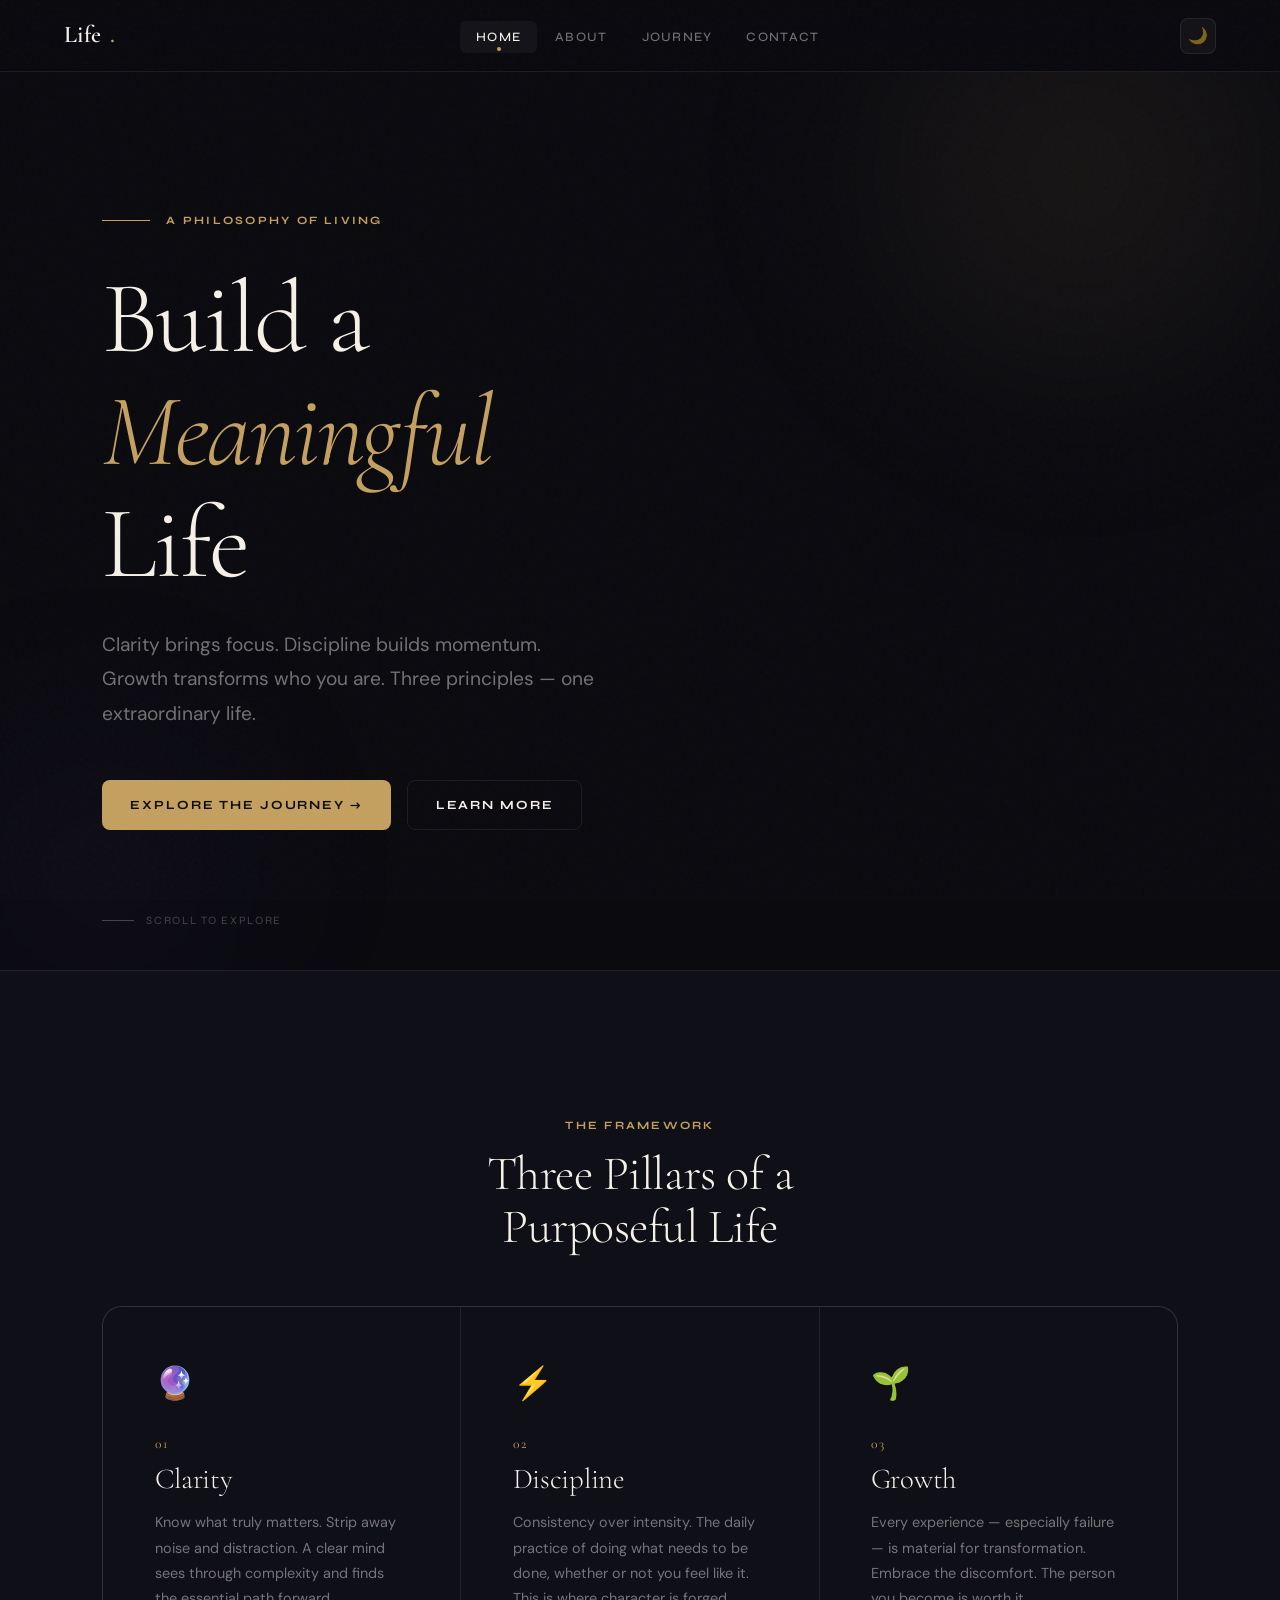
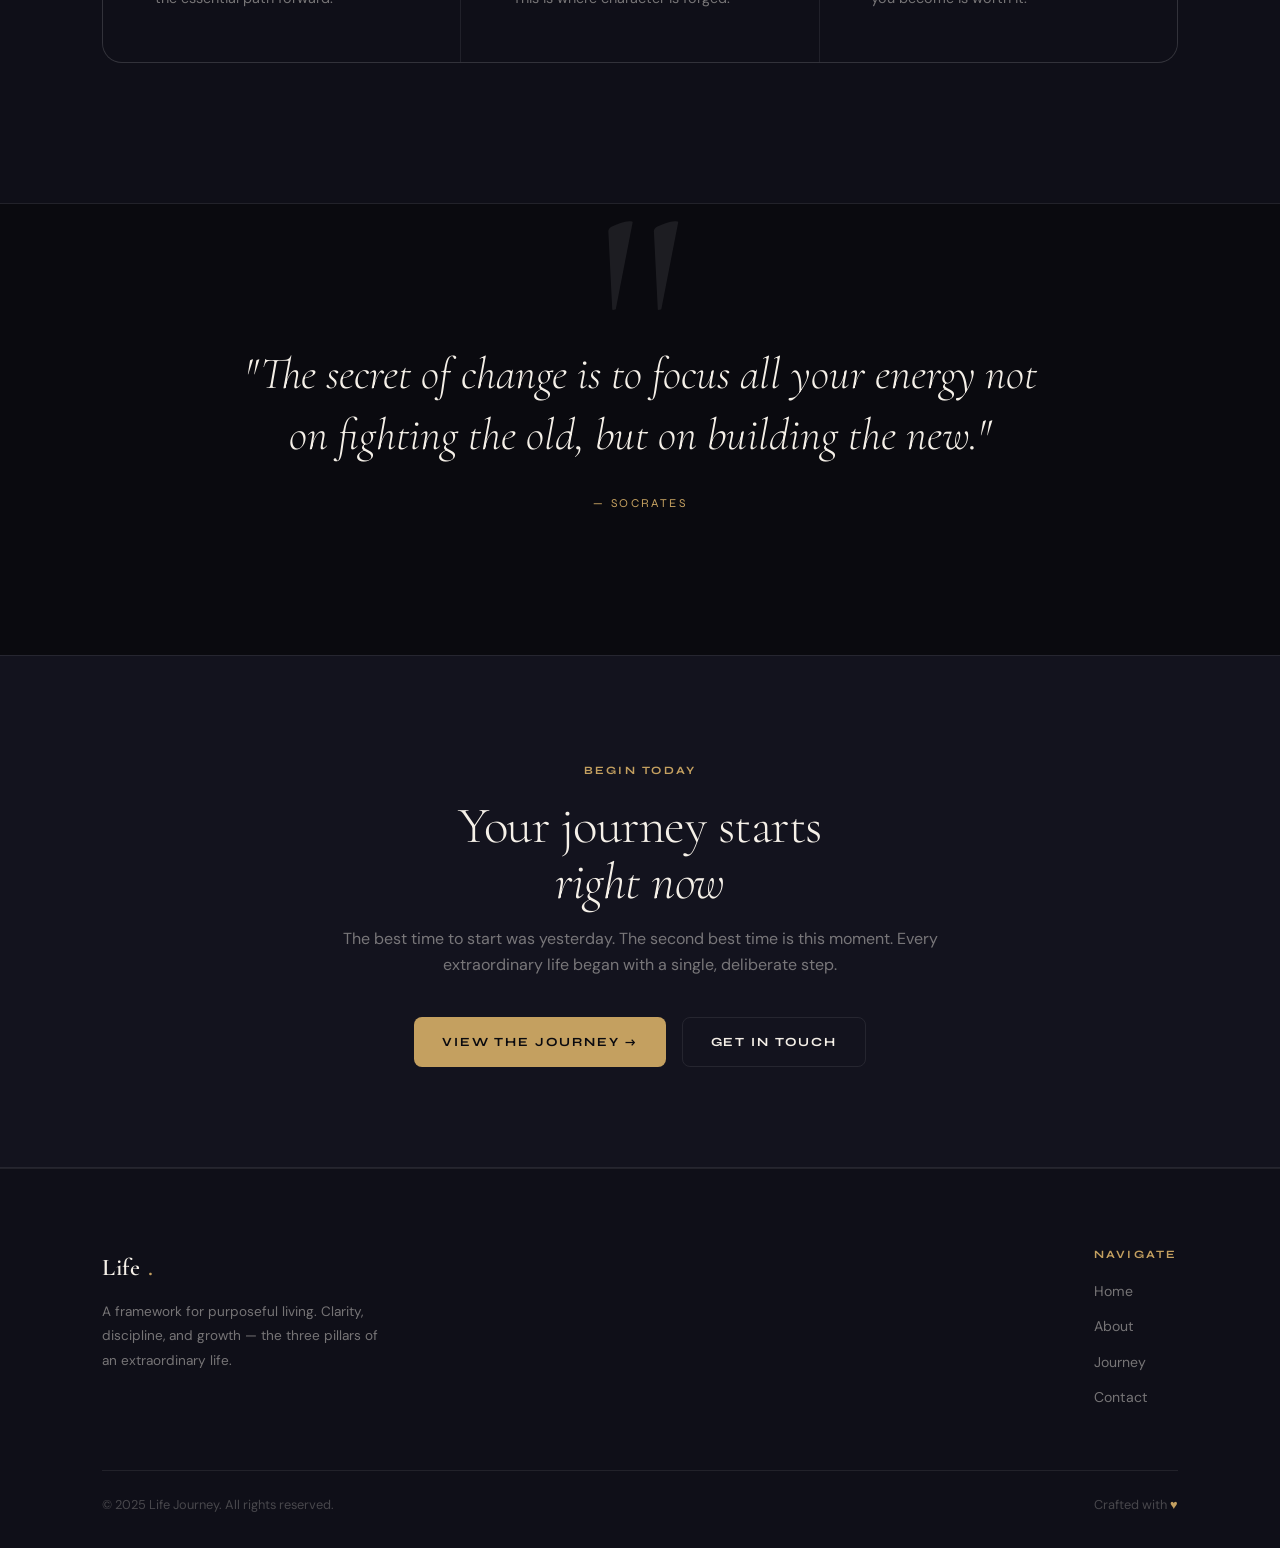
<file: index.html>
<!DOCTYPE html>
<html lang="en" data-theme="dark">
<head>
  <meta charset="UTF-8">
  <meta name="viewport" content="width=device-width, initial-scale=1.0">
  <title>Life Journey — Clarity. Discipline. Growth.</title>
  <meta name="description" content="A philosophy of purposeful living. Build a meaningful life through clarity, discipline, and deliberate growth.">
  <link rel="stylesheet" href="style.css">
</head>
<body>

<!-- ── Navigation ── -->
<nav class="nav" id="nav">
  <a class="nav__logo" href="index.html">Life<span>.</span></a>

  <ul class="nav__links" id="navLinks">
    <li><a href="index.html" class="active">Home</a></li>
    <li><a href="about.html">About</a></li>
    <li><a href="journey.html">Journey</a></li>
    <li><a href="contact.html">Contact</a></li>
  </ul>

  <div class="nav__actions">
    <button class="theme-toggle" id="themeToggle" title="Toggle theme" aria-label="Toggle theme">
      🌙
    </button>
    <button class="hamburger" id="hamburger" aria-label="Open menu">
      <span></span><span></span><span></span>
    </button>
  </div>
</nav>

<!-- Mobile Menu -->
<div class="mobile-menu" id="mobileMenu">
  <a href="index.html" class="active">Home</a>
  <a href="about.html">About</a>
  <a href="journey.html">Journey</a>
  <a href="contact.html">Contact</a>
</div>

<div class="page-wrapper">

  <!-- ── Hero ── -->
  <section class="hero">
    <div class="hero__bg">
      <div class="hero__orb hero__orb--1"></div>
      <div class="hero__orb hero__orb--2"></div>
    </div>

    <div class="hero__content">
      <div class="hero__eyebrow reveal">
        <span class="hero__eyebrow-line"></span>
        <span class="label">A philosophy of living</span>
      </div>

      <h1 class="hero__title reveal reveal-delay-1">
        Build a<br><em>Meaningful</em><br>Life
      </h1>

      <p class="hero__subtitle reveal reveal-delay-2">
        Clarity brings focus. Discipline builds momentum. Growth transforms who you are. Three principles — one extraordinary life.
      </p>

      <div class="hero__cta reveal reveal-delay-3">
        <a href="journey.html" class="btn btn--primary">Explore the Journey →</a>
        <a href="about.html" class="btn btn--outline">Learn More</a>
      </div>
    </div>

    <div class="hero__scroll">
      <div class="hero__scroll-line"></div>
      <span>Scroll to explore</span>
    </div>
  </section>

  <!-- ── Three Pillars ── -->
  <section class="section pillars">
    <div class="container">
      <div class="reveal" style="text-align:center; margin-bottom: 52px;">
        <span class="label">The Framework</span>
        <h2 style="font-size: clamp(2rem, 4vw, 3rem); margin-top: 12px;">Three Pillars of a<br>Purposeful Life</h2>
      </div>

      <div class="pillars__grid">
        <div class="pillar-card reveal reveal-delay-1">
          <span class="pillar-card__icon">🔮</span>
          <div class="pillar-card__num">01</div>
          <h3>Clarity</h3>
          <p>Know what truly matters. Strip away noise and distraction. A clear mind sees through complexity and finds the essential path forward.</p>
        </div>
        <div class="pillar-card reveal reveal-delay-2">
          <span class="pillar-card__icon">⚡</span>
          <div class="pillar-card__num">02</div>
          <h3>Discipline</h3>
          <p>Consistency over intensity. The daily practice of doing what needs to be done, whether or not you feel like it. This is where character is forged.</p>
        </div>
        <div class="pillar-card reveal reveal-delay-3">
          <span class="pillar-card__icon">🌱</span>
          <div class="pillar-card__num">03</div>
          <h3>Growth</h3>
          <p>Every experience — especially failure — is material for transformation. Embrace the discomfort. The person you become is worth it.</p>
        </div>
      </div>
    </div>
  </section>

  <!-- ── Quote ── -->
  <section class="section quote-section">
    <div class="container">
      <div class="reveal">
        <blockquote>
          "The secret of change is to focus all your energy not on fighting the old, but on building the new."
        </blockquote>
        <cite>— Socrates</cite>
      </div>
    </div>
  </section>

  <!-- ── CTA Banner ── -->
  <section class="section--sm cta-banner">
    <div class="container">
      <div class="cta-banner__inner">
        <div class="reveal">
          <span class="label">Begin today</span>
          <h2 style="margin-top: 16px;">Your journey starts<br><em>right now</em></h2>
          <p style="margin-top: 16px; margin-bottom: 40px;">The best time to start was yesterday. The second best time is this moment. Every extraordinary life began with a single, deliberate step.</p>
          <div style="display:flex; gap:16px; justify-content:center; flex-wrap:wrap;">
            <a href="journey.html" class="btn btn--primary">View the Journey →</a>
            <a href="contact.html" class="btn btn--outline">Get in Touch</a>
          </div>
        </div>
      </div>
    </div>
  </section>

  <!-- ── Footer ── -->
  <footer class="footer">
    <div class="footer__top">
      <div class="footer__brand">
        <a class="nav__logo" href="index.html" style="display:inline-flex;">Life<span>.</span></a>
        <p>A framework for purposeful living. Clarity, discipline, and growth — the three pillars of an extraordinary life.</p>
      </div>
      <div class="footer__links">
        <h4>Navigate</h4>
        <ul>
          <li><a href="index.html">Home</a></li>
          <li><a href="about.html">About</a></li>
          <li><a href="journey.html">Journey</a></li>
          <li><a href="contact.html">Contact</a></li>
        </ul>
      </div>
    </div>
    <div class="footer__bottom">
      <span class="footer__copy">© 2025 Life Journey. All rights reserved.</span>
      <span class="footer__made">Crafted with <span>♥</span></span>
    </div>
  </footer>

</div>

<script src="script.js"></script>
</body>
</html>
</file>
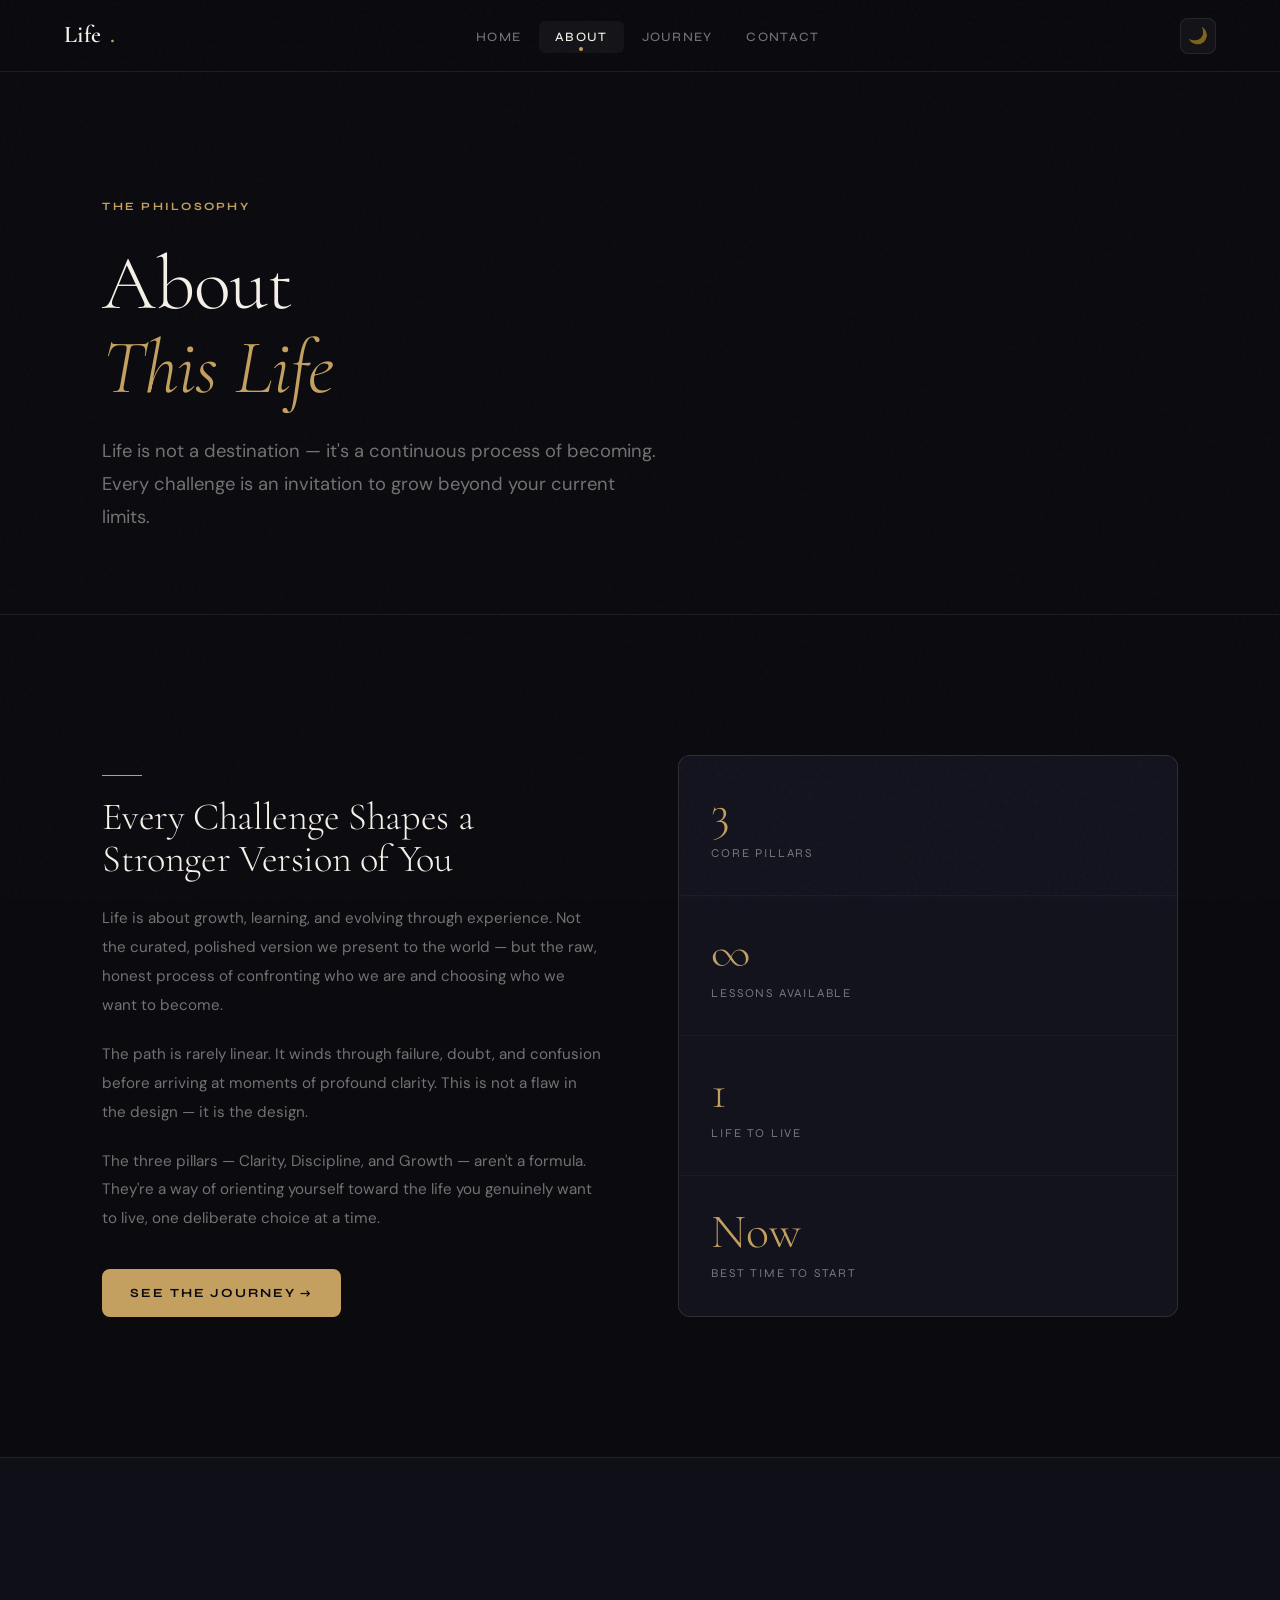
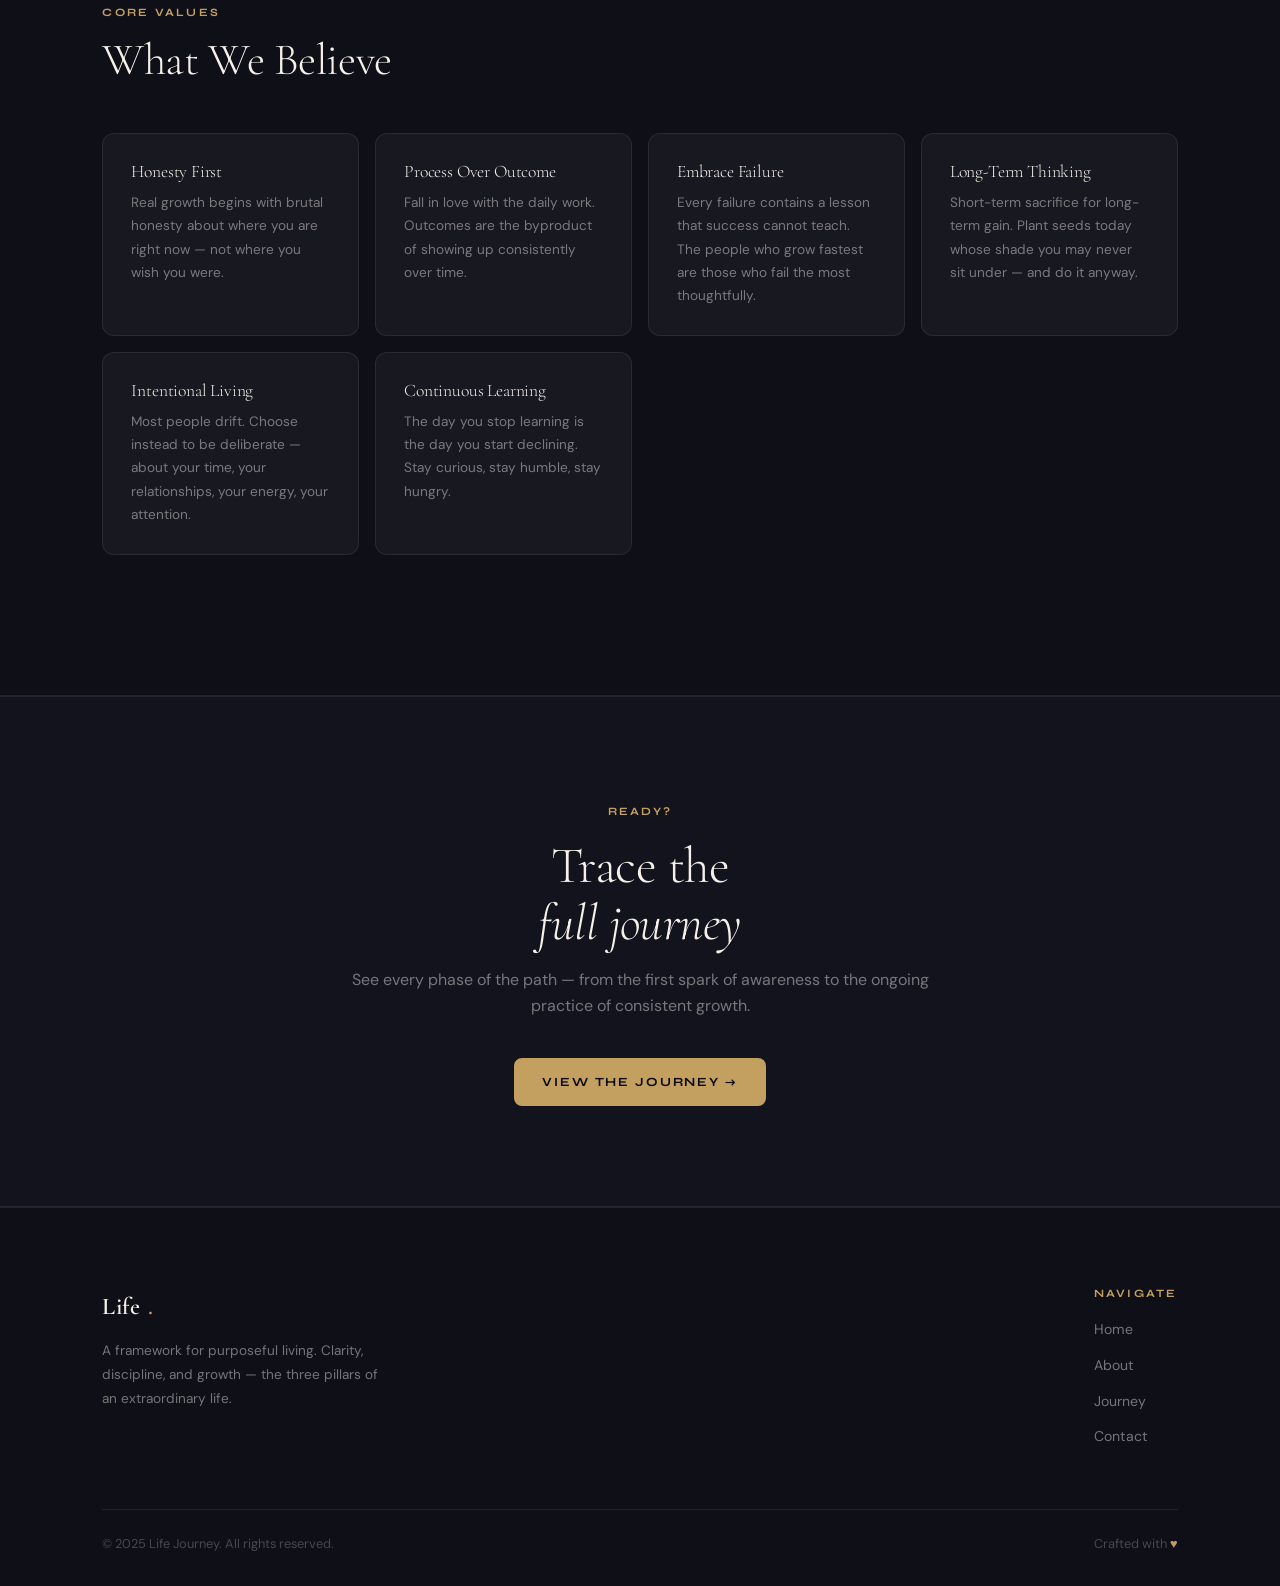
<file: about.html>
<!DOCTYPE html>
<html lang="en" data-theme="dark">
<head>
  <meta charset="UTF-8">
  <meta name="viewport" content="width=device-width, initial-scale=1.0">
  <title>About — Life Journey</title>
  <meta name="description" content="Life is about growth, learning, and evolving through every experience. Discover the philosophy behind the journey.">
  <link rel="stylesheet" href="style.css">
</head>
<body>

<!-- ── Navigation ── -->
<nav class="nav" id="nav">
  <a class="nav__logo" href="index.html">Life<span>.</span></a>
  <ul class="nav__links" id="navLinks">
    <li><a href="index.html">Home</a></li>
    <li><a href="about.html" class="active">About</a></li>
    <li><a href="journey.html">Journey</a></li>
    <li><a href="contact.html">Contact</a></li>
  </ul>
  <div class="nav__actions">
    <button class="theme-toggle" id="themeToggle" title="Toggle theme" aria-label="Toggle theme">🌙</button>
    <button class="hamburger" id="hamburger" aria-label="Open menu">
      <span></span><span></span><span></span>
    </button>
  </div>
</nav>

<div class="mobile-menu" id="mobileMenu">
  <a href="index.html">Home</a>
  <a href="about.html" class="active">About</a>
  <a href="journey.html">Journey</a>
  <a href="contact.html">Contact</a>
</div>

<div class="page-wrapper">

  <!-- ── Page Hero ── -->
  <div class="page-hero section">
    <div class="container">
      <div class="page-hero__tag reveal">
        <span class="label">The Philosophy</span>
      </div>
      <h1 class="page-hero__title reveal reveal-delay-1">About<br><em style="color: var(--gold);">This Life</em></h1>
      <p class="page-hero__subtitle reveal reveal-delay-2">
        Life is not a destination — it's a continuous process of becoming. Every challenge is an invitation to grow beyond your current limits.
      </p>
    </div>
  </div>

  <!-- ── About Content ── -->
  <section class="section">
    <div class="container">
      <div class="about-grid">
        <div class="about-text">
          <div class="reveal">
            <div class="divider"></div>
            <h2>Every Challenge Shapes a<br>Stronger Version of You</h2>
          </div>
          <p class="reveal reveal-delay-1">
            Life is about growth, learning, and evolving through experience. Not the curated, polished version we present to the world — but the raw, honest process of confronting who we are and choosing who we want to become.
          </p>
          <p class="reveal reveal-delay-2">
            The path is rarely linear. It winds through failure, doubt, and confusion before arriving at moments of profound clarity. This is not a flaw in the design — it is the design.
          </p>
          <p class="reveal reveal-delay-3">
            The three pillars — Clarity, Discipline, and Growth — aren't a formula. They're a way of orienting yourself toward the life you genuinely want to live, one deliberate choice at a time.
          </p>
          <div class="reveal reveal-delay-4">
            <a href="journey.html" class="btn btn--primary" style="margin-top: 16px;">See the Journey →</a>
          </div>
        </div>

        <div class="about-stats">
          <div class="stat reveal">
            <div class="stat__num">3</div>
            <div class="stat__label">Core Pillars</div>
          </div>
          <div class="stat reveal reveal-delay-1">
            <div class="stat__num">∞</div>
            <div class="stat__label">Lessons Available</div>
          </div>
          <div class="stat reveal reveal-delay-2">
            <div class="stat__num">1</div>
            <div class="stat__label">Life to Live</div>
          </div>
          <div class="stat reveal reveal-delay-3">
            <div class="stat__num">Now</div>
            <div class="stat__label">Best Time to Start</div>
          </div>
        </div>
      </div>
    </div>
  </section>

  <!-- ── Values ── -->
  <section class="section" style="background: var(--bg-2); border-top: 1px solid var(--border); border-bottom: 1px solid var(--border);">
    <div class="container">
      <div class="reveal" style="margin-bottom: 48px;">
        <span class="label">Core Values</span>
        <h2 style="font-size: clamp(2rem, 3.5vw, 2.8rem); margin-top: 12px;">What We Believe</h2>
      </div>
      <div class="values-grid">
        <div class="value-card reveal">
          <h4>Honesty First</h4>
          <p>Real growth begins with brutal honesty about where you are right now — not where you wish you were.</p>
        </div>
        <div class="value-card reveal reveal-delay-1">
          <h4>Process Over Outcome</h4>
          <p>Fall in love with the daily work. Outcomes are the byproduct of showing up consistently over time.</p>
        </div>
        <div class="value-card reveal reveal-delay-2">
          <h4>Embrace Failure</h4>
          <p>Every failure contains a lesson that success cannot teach. The people who grow fastest are those who fail the most thoughtfully.</p>
        </div>
        <div class="value-card reveal reveal-delay-3">
          <h4>Long-Term Thinking</h4>
          <p>Short-term sacrifice for long-term gain. Plant seeds today whose shade you may never sit under — and do it anyway.</p>
        </div>
        <div class="value-card reveal reveal-delay-4">
          <h4>Intentional Living</h4>
          <p>Most people drift. Choose instead to be deliberate — about your time, your relationships, your energy, your attention.</p>
        </div>
        <div class="value-card reveal reveal-delay-5">
          <h4>Continuous Learning</h4>
          <p>The day you stop learning is the day you start declining. Stay curious, stay humble, stay hungry.</p>
        </div>
      </div>
    </div>
  </section>

  <!-- ── CTA ── -->
  <section class="section--sm cta-banner">
    <div class="container">
      <div class="cta-banner__inner">
        <div class="reveal">
          <span class="label">Ready?</span>
          <h2 style="margin-top: 16px;">Trace the<br><em>full journey</em></h2>
          <p style="margin-top: 16px; margin-bottom: 40px;">See every phase of the path — from the first spark of awareness to the ongoing practice of consistent growth.</p>
          <a href="journey.html" class="btn btn--primary">View the Journey →</a>
        </div>
      </div>
    </div>
  </section>

  <!-- ── Footer ── -->
  <footer class="footer">
    <div class="footer__top">
      <div class="footer__brand">
        <a class="nav__logo" href="index.html" style="display:inline-flex;">Life<span>.</span></a>
        <p>A framework for purposeful living. Clarity, discipline, and growth — the three pillars of an extraordinary life.</p>
      </div>
      <div class="footer__links">
        <h4>Navigate</h4>
        <ul>
          <li><a href="index.html">Home</a></li>
          <li><a href="about.html">About</a></li>
          <li><a href="journey.html">Journey</a></li>
          <li><a href="contact.html">Contact</a></li>
        </ul>
      </div>
    </div>
    <div class="footer__bottom">
      <span class="footer__copy">© 2025 Life Journey. All rights reserved.</span>
      <span class="footer__made">Crafted with <span>♥</span></span>
    </div>
  </footer>

</div>

<script src="script.js"></script>
</body>
</html>
</file>
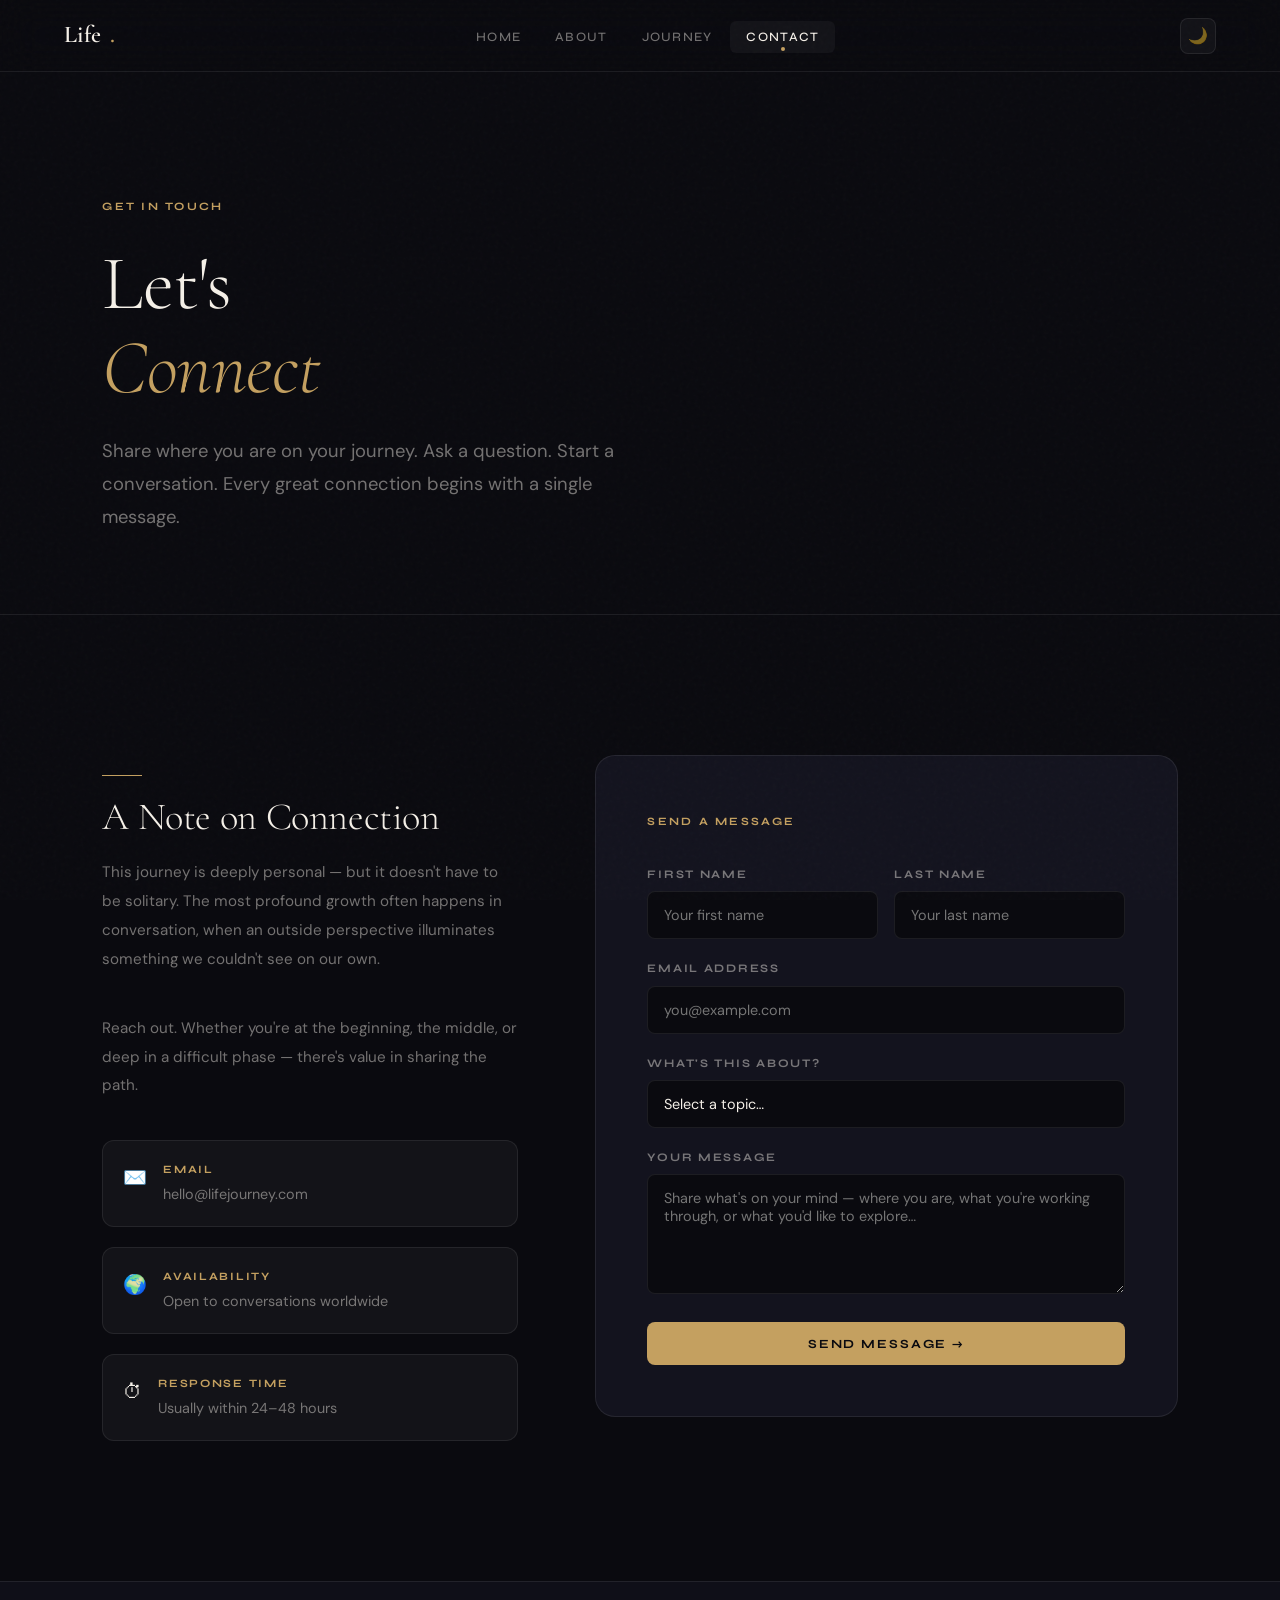
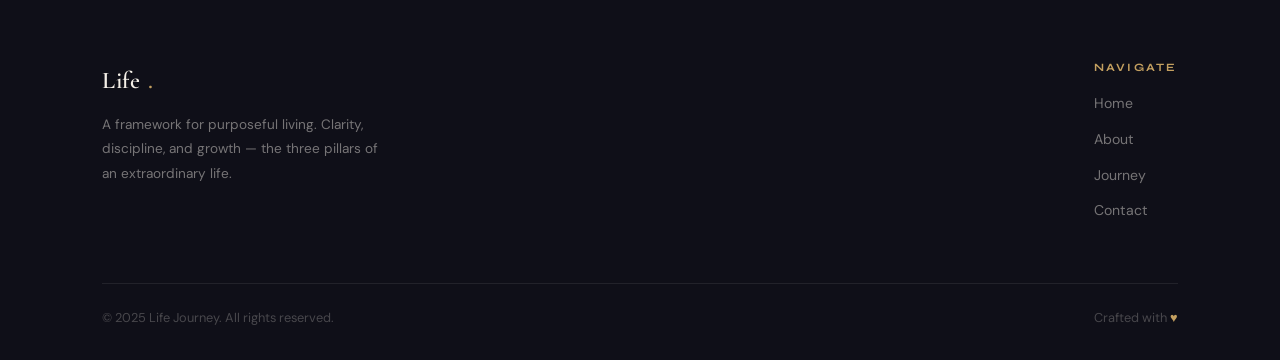
<file: contact.html>
<!DOCTYPE html>
<html lang="en" data-theme="dark">
<head>
  <meta charset="UTF-8">
  <meta name="viewport" content="width=device-width, initial-scale=1.0">
  <title>Contact — Life Journey</title>
  <meta name="description" content="Start a conversation. Reach out and share where you are on your journey.">
  <link rel="stylesheet" href="style.css">
</head>
<body>

<!-- ── Navigation ── -->
<nav class="nav" id="nav">
  <a class="nav__logo" href="index.html">Life<span>.</span></a>
  <ul class="nav__links" id="navLinks">
    <li><a href="index.html">Home</a></li>
    <li><a href="about.html">About</a></li>
    <li><a href="journey.html">Journey</a></li>
    <li><a href="contact.html" class="active">Contact</a></li>
  </ul>
  <div class="nav__actions">
    <button class="theme-toggle" id="themeToggle" title="Toggle theme" aria-label="Toggle theme">🌙</button>
    <button class="hamburger" id="hamburger" aria-label="Open menu">
      <span></span><span></span><span></span>
    </button>
  </div>
</nav>

<div class="mobile-menu" id="mobileMenu">
  <a href="index.html">Home</a>
  <a href="about.html">About</a>
  <a href="journey.html">Journey</a>
  <a href="contact.html" class="active">Contact</a>
</div>

<div class="page-wrapper">

  <!-- ── Page Hero ── -->
  <div class="page-hero section">
    <div class="container">
      <div class="page-hero__tag reveal">
        <span class="label">Get in Touch</span>
      </div>
      <h1 class="page-hero__title reveal reveal-delay-1">Let's<br><em style="color: var(--gold);">Connect</em></h1>
      <p class="page-hero__subtitle reveal reveal-delay-2">
        Share where you are on your journey. Ask a question. Start a conversation. Every great connection begins with a single message.
      </p>
    </div>
  </div>

  <!-- ── Contact Content ── -->
  <section class="section">
    <div class="container">
      <div class="contact-grid">

        <!-- Info Column -->
        <div class="contact-info">
          <div class="reveal">
            <div class="divider"></div>
            <h2>A Note on Connection</h2>
          </div>
          <p class="reveal reveal-delay-1">
            This journey is deeply personal — but it doesn't have to be solitary. The most profound growth often happens in conversation, when an outside perspective illuminates something we couldn't see on our own.
          </p>
          <p class="reveal reveal-delay-2">
            Reach out. Whether you're at the beginning, the middle, or deep in a difficult phase — there's value in sharing the path.
          </p>

          <div class="contact-details reveal reveal-delay-3">
            <div class="contact-detail">
              <span class="contact-detail__icon">✉️</span>
              <div>
                <div class="contact-detail__label">Email</div>
                <div class="contact-detail__val">hello@lifejourney.com</div>
              </div>
            </div>
            <div class="contact-detail">
              <span class="contact-detail__icon">🌍</span>
              <div>
                <div class="contact-detail__label">Availability</div>
                <div class="contact-detail__val">Open to conversations worldwide</div>
              </div>
            </div>
            <div class="contact-detail">
              <span class="contact-detail__icon">⏱</span>
              <div>
                <div class="contact-detail__label">Response Time</div>
                <div class="contact-detail__val">Usually within 24–48 hours</div>
              </div>
            </div>
          </div>
        </div>

        <!-- Form Column -->
        <div class="contact-form reveal reveal-delay-2" id="contactFormWrapper">
          <div id="formContent">
            <div style="margin-bottom: 32px;">
              <span class="label">Send a Message</span>
            </div>

            <form id="contactForm" novalidate>
              <div class="form-row">
                <div class="form-group">
                  <label for="firstName">First Name</label>
                  <input type="text" id="firstName" name="firstName" placeholder="Your first name" autocomplete="given-name">
                  <div class="form-error" id="firstNameError">Please enter your first name.</div>
                </div>
                <div class="form-group">
                  <label for="lastName">Last Name</label>
                  <input type="text" id="lastName" name="lastName" placeholder="Your last name" autocomplete="family-name">
                  <div class="form-error" id="lastNameError">Please enter your last name.</div>
                </div>
              </div>

              <div class="form-group">
                <label for="email">Email Address</label>
                <input type="email" id="email" name="email" placeholder="you@example.com" autocomplete="email">
                <div class="form-error" id="emailError">Please enter a valid email address.</div>
              </div>

              <div class="form-group">
                <label for="subject">What's this about?</label>
                <select id="subject" name="subject">
                  <option value="">Select a topic…</option>
                  <option value="journey">My personal journey</option>
                  <option value="clarity">Finding clarity</option>
                  <option value="discipline">Building discipline</option>
                  <option value="growth">Personal growth</option>
                  <option value="other">Something else</option>
                </select>
                <div class="form-error" id="subjectError">Please select a topic.</div>
              </div>

              <div class="form-group">
                <label for="message">Your Message</label>
                <textarea id="message" name="message" placeholder="Share what's on your mind — where you are, what you're working through, or what you'd like to explore…"></textarea>
                <div class="form-error" id="messageError">Please write your message (at least 20 characters).</div>
              </div>

              <button type="submit" class="btn btn--primary" style="width: 100%; justify-content: center;" id="submitBtn">
                <span id="submitText">Send Message →</span>
              </button>
            </form>
          </div>

          <div class="form-success" id="formSuccess">
            <div class="form-success__icon">✨</div>
            <h3>Message Received</h3>
            <p>Thank you for reaching out. Your message is a step on the journey itself. I'll be in touch within 24–48 hours.</p>
            <button class="btn btn--outline" style="margin-top: 24px;" onclick="resetForm()">Send Another →</button>
          </div>
        </div>

      </div>
    </div>
  </section>

  <!-- ── Footer ── -->
  <footer class="footer">
    <div class="footer__top">
      <div class="footer__brand">
        <a class="nav__logo" href="index.html" style="display:inline-flex;">Life<span>.</span></a>
        <p>A framework for purposeful living. Clarity, discipline, and growth — the three pillars of an extraordinary life.</p>
      </div>
      <div class="footer__links">
        <h4>Navigate</h4>
        <ul>
          <li><a href="index.html">Home</a></li>
          <li><a href="about.html">About</a></li>
          <li><a href="journey.html">Journey</a></li>
          <li><a href="contact.html">Contact</a></li>
        </ul>
      </div>
    </div>
    <div class="footer__bottom">
      <span class="footer__copy">© 2025 Life Journey. All rights reserved.</span>
      <span class="footer__made">Crafted with <span>♥</span></span>
    </div>
  </footer>

</div>

<script src="script.js"></script>
</body>
</html>
</file>
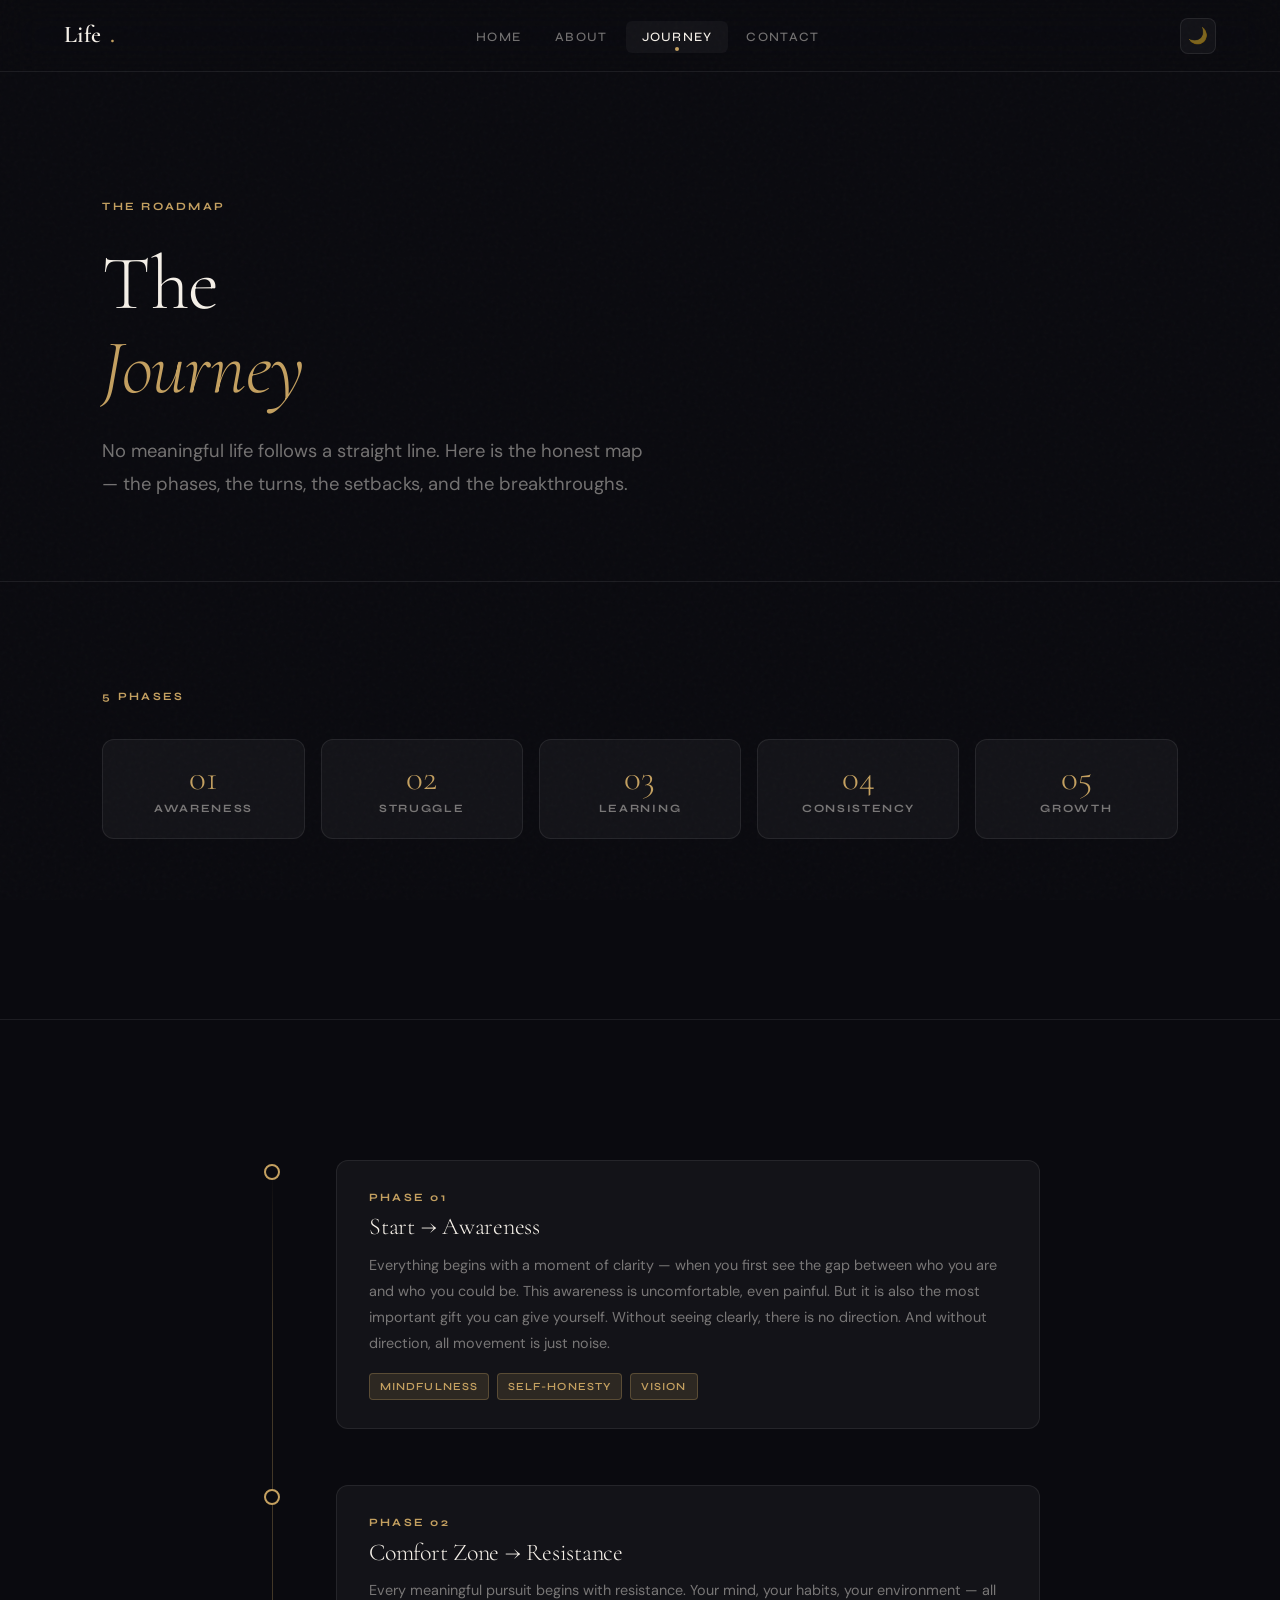
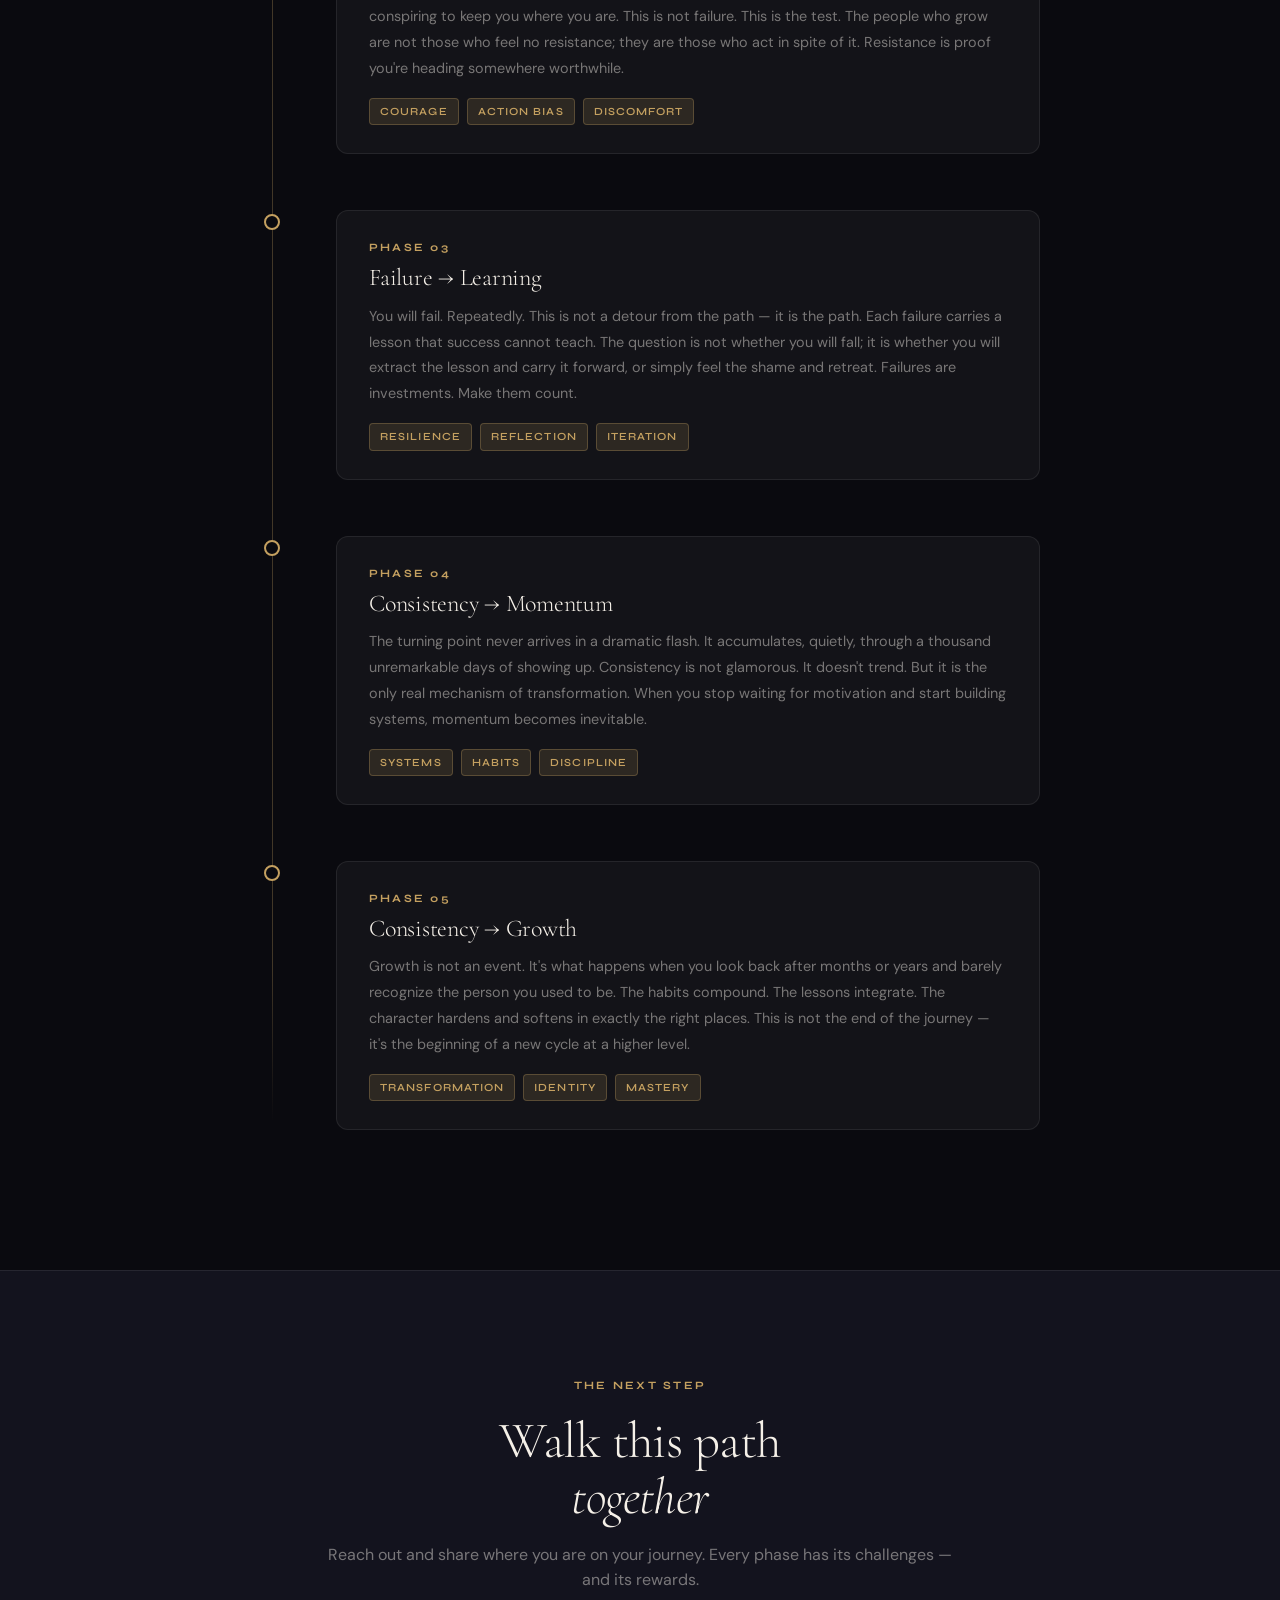
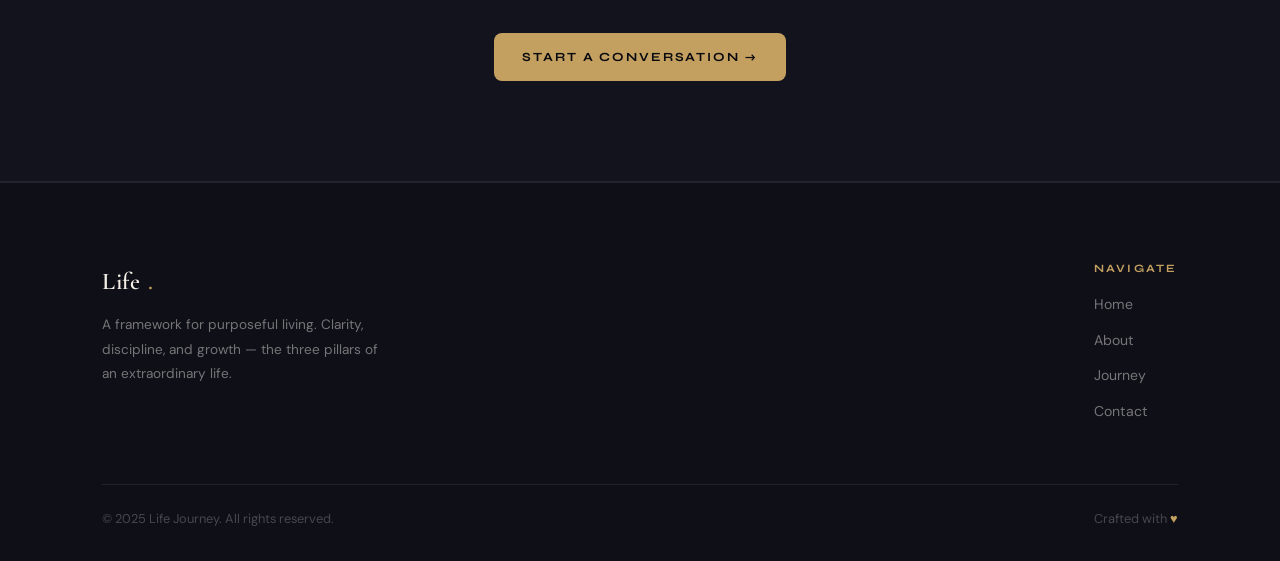
<file: journey.html>
<!DOCTYPE html>
<html lang="en" data-theme="dark">
<head>
  <meta charset="UTF-8">
  <meta name="viewport" content="width=device-width, initial-scale=1.0">
  <title>Journey — Life Journey</title>
  <meta name="description" content="Trace the phases of a meaningful life — from awareness through consistency, growth, and mastery.">
  <link rel="stylesheet" href="style.css">
</head>
<body>

<!-- ── Navigation ── -->
<nav class="nav" id="nav">
  <a class="nav__logo" href="index.html">Life<span>.</span></a>
  <ul class="nav__links" id="navLinks">
    <li><a href="index.html">Home</a></li>
    <li><a href="about.html">About</a></li>
    <li><a href="journey.html" class="active">Journey</a></li>
    <li><a href="contact.html">Contact</a></li>
  </ul>
  <div class="nav__actions">
    <button class="theme-toggle" id="themeToggle" title="Toggle theme" aria-label="Toggle theme">🌙</button>
    <button class="hamburger" id="hamburger" aria-label="Open menu">
      <span></span><span></span><span></span>
    </button>
  </div>
</nav>

<div class="mobile-menu" id="mobileMenu">
  <a href="index.html">Home</a>
  <a href="about.html">About</a>
  <a href="journey.html" class="active">Journey</a>
  <a href="contact.html">Contact</a>
</div>

<div class="page-wrapper">

  <!-- ── Page Hero ── -->
  <div class="page-hero section">
    <div class="container">
      <div class="page-hero__tag reveal">
        <span class="label">The Roadmap</span>
      </div>
      <h1 class="page-hero__title reveal reveal-delay-1">The<br><em style="color: var(--gold);">Journey</em></h1>
      <p class="page-hero__subtitle reveal reveal-delay-2">
        No meaningful life follows a straight line. Here is the honest map — the phases, the turns, the setbacks, and the breakthroughs.
      </p>
    </div>
  </div>

  <!-- ── Phase Overview ── -->
  <section class="section--sm" style="border-bottom: 1px solid var(--border);">
    <div class="container">
      <div class="reveal" style="margin-bottom: 32px;">
        <span class="label">5 Phases</span>
      </div>
      <div class="phases-intro">
        <div class="phase-chip reveal">
          <div class="phase-chip__num">01</div>
          <div class="phase-chip__name">Awareness</div>
        </div>
        <div class="phase-chip reveal reveal-delay-1">
          <div class="phase-chip__num">02</div>
          <div class="phase-chip__name">Struggle</div>
        </div>
        <div class="phase-chip reveal reveal-delay-2">
          <div class="phase-chip__num">03</div>
          <div class="phase-chip__name">Learning</div>
        </div>
        <div class="phase-chip reveal reveal-delay-3">
          <div class="phase-chip__num">04</div>
          <div class="phase-chip__name">Consistency</div>
        </div>
        <div class="phase-chip reveal reveal-delay-4">
          <div class="phase-chip__num">05</div>
          <div class="phase-chip__name">Growth</div>
        </div>
      </div>
    </div>
  </section>

  <!-- ── Timeline ── -->
  <section class="section">
    <div class="container">
      <div class="timeline">

        <div class="timeline-entry reveal">
          <div class="timeline-entry__dot">
            <div class="timeline-entry__dot-inner"></div>
          </div>
          <div class="timeline-entry__content">
            <div class="timeline-entry__phase">Phase 01</div>
            <h3 class="timeline-entry__title">Start → Awareness</h3>
            <p class="timeline-entry__body">
              Everything begins with a moment of clarity — when you first see the gap between who you are and who you could be. This awareness is uncomfortable, even painful. But it is also the most important gift you can give yourself. Without seeing clearly, there is no direction. And without direction, all movement is just noise.
            </p>
            <div class="timeline-entry__tags">
              <span class="tag">Mindfulness</span>
              <span class="tag">Self-honesty</span>
              <span class="tag">Vision</span>
            </div>
          </div>
        </div>

        <div class="timeline-entry reveal reveal-delay-1">
          <div class="timeline-entry__dot">
            <div class="timeline-entry__dot-inner"></div>
          </div>
          <div class="timeline-entry__content">
            <div class="timeline-entry__phase">Phase 02</div>
            <h3 class="timeline-entry__title">Comfort Zone → Resistance</h3>
            <p class="timeline-entry__body">
              Every meaningful pursuit begins with resistance. Your mind, your habits, your environment — all conspiring to keep you where you are. This is not failure. This is the test. The people who grow are not those who feel no resistance; they are those who act in spite of it. Resistance is proof you're heading somewhere worthwhile.
            </p>
            <div class="timeline-entry__tags">
              <span class="tag">Courage</span>
              <span class="tag">Action Bias</span>
              <span class="tag">Discomfort</span>
            </div>
          </div>
        </div>

        <div class="timeline-entry reveal reveal-delay-2">
          <div class="timeline-entry__dot">
            <div class="timeline-entry__dot-inner"></div>
          </div>
          <div class="timeline-entry__content">
            <div class="timeline-entry__phase">Phase 03</div>
            <h3 class="timeline-entry__title">Failure → Learning</h3>
            <p class="timeline-entry__body">
              You will fail. Repeatedly. This is not a detour from the path — it is the path. Each failure carries a lesson that success cannot teach. The question is not whether you will fall; it is whether you will extract the lesson and carry it forward, or simply feel the shame and retreat. Failures are investments. Make them count.
            </p>
            <div class="timeline-entry__tags">
              <span class="tag">Resilience</span>
              <span class="tag">Reflection</span>
              <span class="tag">Iteration</span>
            </div>
          </div>
        </div>

        <div class="timeline-entry reveal">
          <div class="timeline-entry__dot">
            <div class="timeline-entry__dot-inner"></div>
          </div>
          <div class="timeline-entry__content">
            <div class="timeline-entry__phase">Phase 04</div>
            <h3 class="timeline-entry__title">Consistency → Momentum</h3>
            <p class="timeline-entry__body">
              The turning point never arrives in a dramatic flash. It accumulates, quietly, through a thousand unremarkable days of showing up. Consistency is not glamorous. It doesn't trend. But it is the only real mechanism of transformation. When you stop waiting for motivation and start building systems, momentum becomes inevitable.
            </p>
            <div class="timeline-entry__tags">
              <span class="tag">Systems</span>
              <span class="tag">Habits</span>
              <span class="tag">Discipline</span>
            </div>
          </div>
        </div>

        <div class="timeline-entry reveal reveal-delay-1">
          <div class="timeline-entry__dot">
            <div class="timeline-entry__dot-inner"></div>
          </div>
          <div class="timeline-entry__content">
            <div class="timeline-entry__phase">Phase 05</div>
            <h3 class="timeline-entry__title">Consistency → Growth</h3>
            <p class="timeline-entry__body">
              Growth is not an event. It's what happens when you look back after months or years and barely recognize the person you used to be. The habits compound. The lessons integrate. The character hardens and softens in exactly the right places. This is not the end of the journey — it's the beginning of a new cycle at a higher level.
            </p>
            <div class="timeline-entry__tags">
              <span class="tag">Transformation</span>
              <span class="tag">Identity</span>
              <span class="tag">Mastery</span>
            </div>
          </div>
        </div>

      </div>
    </div>
  </section>

  <!-- ── CTA ── -->
  <section class="section--sm cta-banner">
    <div class="container">
      <div class="cta-banner__inner">
        <div class="reveal">
          <span class="label">The Next Step</span>
          <h2 style="margin-top: 16px;">Walk this path<br><em>together</em></h2>
          <p style="margin-top: 16px; margin-bottom: 40px;">Reach out and share where you are on your journey. Every phase has its challenges — and its rewards.</p>
          <a href="contact.html" class="btn btn--primary">Start a Conversation →</a>
        </div>
      </div>
    </div>
  </section>

  <!-- ── Footer ── -->
  <footer class="footer">
    <div class="footer__top">
      <div class="footer__brand">
        <a class="nav__logo" href="index.html" style="display:inline-flex;">Life<span>.</span></a>
        <p>A framework for purposeful living. Clarity, discipline, and growth — the three pillars of an extraordinary life.</p>
      </div>
      <div class="footer__links">
        <h4>Navigate</h4>
        <ul>
          <li><a href="index.html">Home</a></li>
          <li><a href="about.html">About</a></li>
          <li><a href="journey.html">Journey</a></li>
          <li><a href="contact.html">Contact</a></li>
        </ul>
      </div>
    </div>
    <div class="footer__bottom">
      <span class="footer__copy">© 2025 Life Journey. All rights reserved.</span>
      <span class="footer__made">Crafted with <span>♥</span></span>
    </div>
  </footer>

</div>

<script src="script.js"></script>
</body>
</html>
</file>
<file: style.css>
/* ============================================================
   LIFE JOURNEY — Premium Design System
   Aesthetic: Dark Luxury Editorial
   ============================================================ */

@import url('https://fonts.googleapis.com/css2?family=Cormorant+Garamond:ital,wght@0,300;0,400;0,600;1,300;1,400&family=Syne:wght@400;500;700;800&family=DM+Sans:wght@300;400;500&display=swap');

/* ── CSS Variables ── */
:root {
  --bg:          #0a0a0f;
  --bg-2:        #0f0f18;
  --bg-glass:    rgba(255,255,255,0.04);
  --bg-glass-hov:rgba(255,255,255,0.08);
  --surface:     #13131e;
  --border:      rgba(255,255,255,0.08);
  --border-gold: rgba(196,160,96,0.3);

  --gold:        #c4a060;
  --gold-light:  #e0c080;
  --gold-dim:    rgba(196,160,96,0.15);
  --white:       #f5f0e8;
  --muted:       rgba(245,240,232,0.45);
  --muted-2:     rgba(245,240,232,0.25);

  --font-display: 'Cormorant Garamond', serif;
  --font-ui:      'Syne', sans-serif;
  --font-body:    'DM Sans', sans-serif;

  --nav-h:       72px;
  --radius:      12px;
  --radius-lg:   20px;
  --transition:  0.35s cubic-bezier(0.4, 0, 0.2, 1);
}

[data-theme="light"] {
  --bg:          #f8f4ee;
  --bg-2:        #f0ebe0;
  --bg-glass:    rgba(0,0,0,0.04);
  --bg-glass-hov:rgba(0,0,0,0.07);
  --surface:     #ede8df;
  --border:      rgba(0,0,0,0.08);
  --border-gold: rgba(150,100,30,0.25);
  --gold:        #8b6020;
  --gold-light:  #a07030;
  --gold-dim:    rgba(139,96,32,0.1);
  --white:       #1a1610;
  --muted:       rgba(26,22,16,0.5);
  --muted-2:     rgba(26,22,16,0.3);
}

/* ── Reset & Base ── */
*, *::before, *::after { box-sizing: border-box; margin: 0; padding: 0; }

html {
  scroll-behavior: smooth;
  font-size: 16px;
}

body {
  background: var(--bg);
  color: var(--white);
  font-family: var(--font-body);
  font-weight: 400;
  line-height: 1.6;
  overflow-x: hidden;
  transition: background var(--transition), color var(--transition);
}

::selection { background: var(--gold-dim); color: var(--gold-light); }

/* ── Noise Overlay ── */
body::before {
  content: '';
  position: fixed;
  inset: 0;
  background-image: url("data:image/svg+xml,%3Csvg viewBox='0 0 256 256' xmlns='http://www.w3.org/2000/svg'%3E%3Cfilter id='noise'%3E%3CfeTurbulence type='fractalNoise' baseFrequency='0.9' numOctaves='4' stitchTiles='stitch'/%3E%3C/filter%3E%3Crect width='100%25' height='100%25' filter='url(%23noise)' opacity='0.035'/%3E%3C/svg%3E");
  pointer-events: none;
  z-index: 9999;
  opacity: 0.6;
}

/* ── Typography ── */
h1, h2, h3, h4 {
  font-family: var(--font-display);
  font-weight: 300;
  letter-spacing: -0.01em;
  line-height: 1.1;
}

.label {
  font-family: var(--font-ui);
  font-size: 0.7rem;
  font-weight: 700;
  letter-spacing: 0.2em;
  text-transform: uppercase;
  color: var(--gold);
}

/* ── Navigation ── */
.nav {
  position: fixed;
  top: 0; left: 0; right: 0;
  height: var(--nav-h);
  z-index: 100;
  padding: 0 clamp(24px, 5vw, 80px);
  display: flex;
  align-items: center;
  justify-content: space-between;
  background: rgba(10,10,15,0.7);
  backdrop-filter: blur(20px) saturate(1.4);
  border-bottom: 1px solid var(--border);
  transition: background var(--transition), border-color var(--transition);
}

[data-theme="light"] .nav {
  background: rgba(248,244,238,0.8);
}

.nav__logo {
  font-family: var(--font-display);
  font-size: 1.5rem;
  font-weight: 600;
  color: var(--white);
  text-decoration: none;
  letter-spacing: 0.02em;
  display: flex;
  align-items: center;
  gap: 8px;
}

.nav__logo span {
  color: var(--gold);
}

.nav__links {
  display: flex;
  list-style: none;
  gap: 2px;
  align-items: center;
}

.nav__links a {
  font-family: var(--font-ui);
  font-size: 0.8rem;
  font-weight: 500;
  letter-spacing: 0.1em;
  text-transform: uppercase;
  color: var(--muted);
  text-decoration: none;
  padding: 8px 16px;
  border-radius: 6px;
  transition: color var(--transition), background var(--transition);
  position: relative;
}

.nav__links a:hover,
.nav__links a.active {
  color: var(--white);
  background: var(--bg-glass);
}

.nav__links a.active::after {
  content: '';
  position: absolute;
  bottom: 2px; left: 50%;
  transform: translateX(-50%);
  width: 4px; height: 4px;
  border-radius: 50%;
  background: var(--gold);
}

.nav__actions {
  display: flex;
  align-items: center;
  gap: 12px;
}

/* Theme Toggle */
.theme-toggle {
  width: 36px; height: 36px;
  border: 1px solid var(--border);
  border-radius: 8px;
  background: var(--bg-glass);
  color: var(--muted);
  cursor: pointer;
  display: flex; align-items: center; justify-content: center;
  transition: all var(--transition);
  font-size: 1rem;
}

.theme-toggle:hover {
  color: var(--gold);
  border-color: var(--border-gold);
  background: var(--gold-dim);
}

/* Hamburger */
.hamburger {
  display: none;
  flex-direction: column;
  gap: 5px;
  cursor: pointer;
  padding: 8px;
  border: 1px solid var(--border);
  border-radius: 8px;
  background: var(--bg-glass);
  transition: all var(--transition);
}

.hamburger span {
  display: block;
  width: 20px; height: 1.5px;
  background: var(--white);
  transition: all var(--transition);
}

.hamburger.open span:nth-child(1) { transform: rotate(45deg) translate(4.5px, 4.5px); }
.hamburger.open span:nth-child(2) { opacity: 0; transform: scaleX(0); }
.hamburger.open span:nth-child(3) { transform: rotate(-45deg) translate(4.5px, -4.5px); }

/* Mobile menu */
.mobile-menu {
  display: none;
  position: fixed;
  top: var(--nav-h); left: 0; right: 0;
  background: var(--bg-2);
  border-bottom: 1px solid var(--border);
  padding: 24px clamp(24px, 5vw, 80px);
  z-index: 99;
  flex-direction: column;
  gap: 4px;
  transform: translateY(-10px);
  opacity: 0;
  transition: all var(--transition);
}

.mobile-menu.open {
  display: flex;
  transform: translateY(0);
  opacity: 1;
}

.mobile-menu a {
  font-family: var(--font-ui);
  font-size: 0.85rem;
  font-weight: 500;
  letter-spacing: 0.12em;
  text-transform: uppercase;
  color: var(--muted);
  text-decoration: none;
  padding: 12px 16px;
  border-radius: 8px;
  transition: all var(--transition);
}

.mobile-menu a:hover,
.mobile-menu a.active {
  color: var(--white);
  background: var(--bg-glass);
}

/* ── Page Wrapper ── */
.page-wrapper {
  min-height: 100vh;
  padding-top: var(--nav-h);
}

/* ── Section Base ── */
.section {
  padding: clamp(80px, 12vw, 140px) clamp(24px, 8vw, 120px);
}

.section--sm {
  padding: clamp(60px, 8vw, 100px) clamp(24px, 8vw, 120px);
}

.container {
  max-width: 1160px;
  margin: 0 auto;
}

/* ── Scroll Reveal ── */
.reveal {
  opacity: 0;
  transform: translateY(32px);
  transition: opacity 0.7s ease, transform 0.7s cubic-bezier(0.2, 0, 0, 1);
}

.reveal.visible {
  opacity: 1;
  transform: none;
}

.reveal-delay-1 { transition-delay: 0.1s; }
.reveal-delay-2 { transition-delay: 0.2s; }
.reveal-delay-3 { transition-delay: 0.3s; }
.reveal-delay-4 { transition-delay: 0.4s; }
.reveal-delay-5 { transition-delay: 0.5s; }

/* ── Buttons ── */
.btn {
  display: inline-flex;
  align-items: center;
  gap: 8px;
  font-family: var(--font-ui);
  font-size: 0.78rem;
  font-weight: 700;
  letter-spacing: 0.15em;
  text-transform: uppercase;
  text-decoration: none;
  padding: 14px 28px;
  border-radius: 8px;
  border: none;
  cursor: pointer;
  transition: all var(--transition);
  position: relative;
  overflow: hidden;
}

.btn::before {
  content: '';
  position: absolute;
  inset: 0;
  background: rgba(255,255,255,0.05);
  transform: scaleX(0);
  transform-origin: left;
  transition: transform var(--transition);
}

.btn:hover::before { transform: scaleX(1); }

.btn--primary {
  background: var(--gold);
  color: #0a0a0f;
}

.btn--primary:hover {
  background: var(--gold-light);
  transform: translateY(-1px);
  box-shadow: 0 8px 32px rgba(196,160,96,0.3);
}

.btn--outline {
  background: transparent;
  color: var(--white);
  border: 1px solid var(--border);
}

.btn--outline:hover {
  border-color: var(--border-gold);
  color: var(--gold);
  background: var(--gold-dim);
}

/* ── Divider ── */
.divider {
  width: 40px;
  height: 1px;
  background: var(--gold);
  margin: 20px 0;
}

/* ── ═══════════════════════════════════════
   HOME PAGE
   ═══════════════════════════════════════ */

/* Hero */
.hero {
  min-height: calc(100vh - var(--nav-h));
  display: flex;
  align-items: center;
  padding: clamp(80px, 12vw, 140px) clamp(24px, 8vw, 120px);
  position: relative;
  overflow: hidden;
}

.hero__bg {
  position: absolute;
  inset: 0;
  pointer-events: none;
}

.hero__orb {
  position: absolute;
  border-radius: 50%;
  filter: blur(80px);
}

.hero__orb--1 {
  width: 600px; height: 600px;
  top: -200px; right: -100px;
  background: radial-gradient(circle, rgba(196,160,96,0.1) 0%, transparent 70%);
  animation: drift 12s ease-in-out infinite alternate;
}

.hero__orb--2 {
  width: 400px; height: 400px;
  bottom: -100px; left: -100px;
  background: radial-gradient(circle, rgba(80,60,140,0.12) 0%, transparent 70%);
  animation: drift 15s ease-in-out infinite alternate-reverse;
}

@keyframes drift {
  from { transform: translate(0, 0) scale(1); }
  to   { transform: translate(30px, -20px) scale(1.05); }
}

.hero__content {
  position: relative;
  max-width: 820px;
}

.hero__eyebrow {
  display: flex;
  align-items: center;
  gap: 16px;
  margin-bottom: 32px;
}

.hero__eyebrow-line {
  width: 48px;
  height: 1px;
  background: var(--gold);
}

.hero__title {
  font-size: clamp(3.5rem, 8vw, 7rem);
  font-weight: 300;
  color: var(--white);
  margin-bottom: 28px;
  letter-spacing: -0.02em;
}

.hero__title em {
  font-style: italic;
  color: var(--gold);
}

.hero__subtitle {
  font-family: var(--font-body);
  font-size: clamp(1rem, 1.8vw, 1.2rem);
  color: var(--muted);
  max-width: 500px;
  margin-bottom: 48px;
  line-height: 1.8;
}

.hero__cta {
  display: flex;
  gap: 16px;
  flex-wrap: wrap;
}

.hero__scroll {
  position: absolute;
  bottom: 40px;
  left: clamp(24px, 8vw, 120px);
  display: flex;
  align-items: center;
  gap: 12px;
  color: var(--muted-2);
  font-family: var(--font-ui);
  font-size: 0.7rem;
  letter-spacing: 0.15em;
  text-transform: uppercase;
}

.hero__scroll-line {
  width: 32px;
  height: 1px;
  background: var(--muted-2);
  position: relative;
  overflow: hidden;
}

.hero__scroll-line::after {
  content: '';
  position: absolute;
  top: 0; left: -100%;
  width: 100%; height: 100%;
  background: var(--gold);
  animation: scroll-line 2s ease infinite;
}

@keyframes scroll-line {
  0%   { left: -100%; }
  100% { left: 100%; }
}

/* Pillars Section */
.pillars {
  background: var(--bg-2);
  border-top: 1px solid var(--border);
  border-bottom: 1px solid var(--border);
}

.pillars__grid {
  display: grid;
  grid-template-columns: repeat(auto-fit, minmax(280px, 1fr));
  gap: 1px;
  background: var(--border);
  border: 1px solid var(--border);
  border-radius: var(--radius-lg);
  overflow: hidden;
}

.pillar-card {
  background: var(--bg-2);
  padding: clamp(32px, 4vw, 52px);
  transition: background var(--transition);
  cursor: default;
}

.pillar-card:hover {
  background: var(--surface);
}

.pillar-card__icon {
  font-size: 2rem;
  margin-bottom: 24px;
  display: block;
}

.pillar-card__num {
  font-family: var(--font-display);
  font-size: 0.85rem;
  color: var(--gold);
  margin-bottom: 8px;
  letter-spacing: 0.15em;
}

.pillar-card h3 {
  font-size: 1.8rem;
  margin-bottom: 16px;
  color: var(--white);
}

.pillar-card p {
  color: var(--muted);
  font-size: 0.9rem;
  line-height: 1.75;
}

/* Quote Section */
.quote-section {
  text-align: center;
  position: relative;
  overflow: hidden;
}

.quote-section::before {
  content: '"';
  position: absolute;
  top: -40px; left: 50%;
  transform: translateX(-50%);
  font-family: var(--font-display);
  font-size: 20rem;
  color: var(--border);
  line-height: 1;
  pointer-events: none;
  user-select: none;
}

.quote-section blockquote {
  font-family: var(--font-display);
  font-size: clamp(1.6rem, 3.5vw, 2.8rem);
  font-weight: 300;
  font-style: italic;
  color: var(--white);
  max-width: 840px;
  margin: 0 auto 24px;
  line-height: 1.35;
  position: relative;
}

.quote-section cite {
  font-family: var(--font-ui);
  font-size: 0.75rem;
  font-style: normal;
  letter-spacing: 0.2em;
  text-transform: uppercase;
  color: var(--gold);
}

/* CTA Banner */
.cta-banner {
  background: var(--surface);
  border-top: 1px solid var(--border);
  border-bottom: 1px solid var(--border);
  text-align: center;
}

.cta-banner__inner {
  max-width: 640px;
  margin: 0 auto;
}

.cta-banner h2 {
  font-size: clamp(2rem, 4vw, 3.2rem);
  margin-bottom: 16px;
}

.cta-banner p {
  color: var(--muted);
  margin-bottom: 40px;
  font-size: 1rem;
}

/* ── ═══════════════════════════════════════
   ABOUT PAGE
   ═══════════════════════════════════════ */

.page-hero {
  padding: clamp(80px, 10vw, 120px) clamp(24px, 8vw, 120px) clamp(60px, 8vw, 80px);
  border-bottom: 1px solid var(--border);
}

.page-hero__tag {
  margin-bottom: 24px;
}

.page-hero__title {
  font-size: clamp(2.8rem, 6vw, 5.5rem);
  margin-bottom: 24px;
}

.page-hero__subtitle {
  font-size: clamp(1rem, 1.6vw, 1.15rem);
  color: var(--muted);
  max-width: 560px;
  line-height: 1.8;
}

/* About Grid */
.about-grid {
  display: grid;
  grid-template-columns: 1fr 1fr;
  gap: clamp(48px, 6vw, 80px);
  align-items: start;
}

.about-text h2 {
  font-size: clamp(1.8rem, 3vw, 2.6rem);
  margin-bottom: 24px;
}

.about-text p {
  color: var(--muted);
  line-height: 1.9;
  margin-bottom: 20px;
  font-size: 0.95rem;
}

.about-stats {
  display: grid;
  gap: 1px;
  background: var(--border);
  border: 1px solid var(--border);
  border-radius: var(--radius);
  overflow: hidden;
}

.stat {
  background: var(--surface);
  padding: 32px;
  transition: background var(--transition);
}

.stat:hover { background: var(--bg-glass-hov); }

.stat__num {
  font-family: var(--font-display);
  font-size: 3rem;
  font-weight: 300;
  color: var(--gold);
  line-height: 1;
  margin-bottom: 8px;
}

.stat__label {
  font-family: var(--font-ui);
  font-size: 0.75rem;
  letter-spacing: 0.15em;
  text-transform: uppercase;
  color: var(--muted);
}

/* Values */
.values-grid {
  display: grid;
  grid-template-columns: repeat(auto-fit, minmax(220px, 1fr));
  gap: 16px;
}

.value-card {
  padding: 28px;
  border: 1px solid var(--border);
  border-radius: var(--radius);
  background: var(--bg-glass);
  transition: all var(--transition);
  position: relative;
  overflow: hidden;
}

.value-card::before {
  content: '';
  position: absolute;
  top: 0; left: 0;
  width: 3px; height: 0;
  background: var(--gold);
  transition: height var(--transition);
}

.value-card:hover {
  border-color: var(--border-gold);
  background: var(--bg-glass-hov);
  transform: translateY(-2px);
}

.value-card:hover::before { height: 100%; }

.value-card h4 {
  font-size: 1.1rem;
  margin-bottom: 10px;
  color: var(--white);
}

.value-card p {
  font-size: 0.85rem;
  color: var(--muted);
  line-height: 1.7;
}

/* ── ═══════════════════════════════════════
   JOURNEY PAGE
   ═══════════════════════════════════════ */

.timeline {
  position: relative;
  max-width: 800px;
  margin: 0 auto;
}

.timeline::before {
  content: '';
  position: absolute;
  left: 32px;
  top: 8px;
  bottom: 8px;
  width: 1px;
  background: linear-gradient(to bottom, transparent, var(--border-gold) 10%, var(--border-gold) 90%, transparent);
}

.timeline-entry {
  display: grid;
  grid-template-columns: 64px 1fr;
  gap: 32px;
  margin-bottom: 56px;
  position: relative;
}

.timeline-entry:last-child { margin-bottom: 0; }

.timeline-entry__dot {
  width: 64px;
  display: flex;
  flex-direction: column;
  align-items: center;
  padding-top: 4px;
  position: relative;
}

.timeline-entry__dot-inner {
  width: 16px; height: 16px;
  border-radius: 50%;
  border: 2px solid var(--gold);
  background: var(--bg);
  position: relative;
  z-index: 1;
  transition: all var(--transition);
  flex-shrink: 0;
}

.timeline-entry:hover .timeline-entry__dot-inner {
  background: var(--gold);
  box-shadow: 0 0 0 6px var(--gold-dim);
}

.timeline-entry__content {
  padding: 28px 32px;
  border: 1px solid var(--border);
  border-radius: var(--radius);
  background: var(--bg-glass);
  transition: all var(--transition);
  position: relative;
}

.timeline-entry:hover .timeline-entry__content {
  border-color: var(--border-gold);
  background: var(--bg-glass-hov);
  transform: translateX(4px);
}

.timeline-entry__phase {
  font-family: var(--font-ui);
  font-size: 0.7rem;
  font-weight: 700;
  letter-spacing: 0.2em;
  text-transform: uppercase;
  color: var(--gold);
  margin-bottom: 8px;
}

.timeline-entry__title {
  font-size: 1.5rem;
  margin-bottom: 12px;
  color: var(--white);
}

.timeline-entry__body {
  color: var(--muted);
  font-size: 0.9rem;
  line-height: 1.8;
}

.timeline-entry__tags {
  display: flex;
  flex-wrap: wrap;
  gap: 8px;
  margin-top: 16px;
}

.tag {
  font-family: var(--font-ui);
  font-size: 0.68rem;
  font-weight: 600;
  letter-spacing: 0.1em;
  text-transform: uppercase;
  color: var(--gold);
  background: var(--gold-dim);
  border: 1px solid var(--border-gold);
  padding: 4px 10px;
  border-radius: 4px;
}

/* Phases Intro */
.phases-intro {
  display: grid;
  grid-template-columns: repeat(auto-fit, minmax(180px, 1fr));
  gap: 16px;
  margin-bottom: 80px;
}

.phase-chip {
  padding: 20px 24px;
  border: 1px solid var(--border);
  border-radius: var(--radius);
  background: var(--bg-glass);
  text-align: center;
  transition: all var(--transition);
}

.phase-chip:hover {
  border-color: var(--border-gold);
  background: var(--gold-dim);
}

.phase-chip__num {
  font-family: var(--font-display);
  font-size: 2.2rem;
  font-weight: 300;
  color: var(--gold);
  line-height: 1;
}

.phase-chip__name {
  font-family: var(--font-ui);
  font-size: 0.7rem;
  font-weight: 700;
  letter-spacing: 0.15em;
  text-transform: uppercase;
  color: var(--muted);
  margin-top: 4px;
}

/* ── ═══════════════════════════════════════
   CONTACT PAGE
   ═══════════════════════════════════════ */

.contact-grid {
  display: grid;
  grid-template-columns: 1fr 1.4fr;
  gap: clamp(48px, 6vw, 80px);
  align-items: start;
}

.contact-info h2 {
  font-size: clamp(1.8rem, 3vw, 2.6rem);
  margin-bottom: 20px;
}

.contact-info p {
  color: var(--muted);
  line-height: 1.9;
  margin-bottom: 40px;
  font-size: 0.95rem;
}

.contact-details {
  display: flex;
  flex-direction: column;
  gap: 20px;
}

.contact-detail {
  display: flex;
  align-items: flex-start;
  gap: 16px;
  padding: 20px;
  border: 1px solid var(--border);
  border-radius: var(--radius);
  background: var(--bg-glass);
  transition: all var(--transition);
}

.contact-detail:hover {
  border-color: var(--border-gold);
  background: var(--gold-dim);
}

.contact-detail__icon {
  font-size: 1.2rem;
  flex-shrink: 0;
  margin-top: 2px;
}

.contact-detail__label {
  font-family: var(--font-ui);
  font-size: 0.7rem;
  font-weight: 700;
  letter-spacing: 0.15em;
  text-transform: uppercase;
  color: var(--gold);
  margin-bottom: 4px;
}

.contact-detail__val {
  color: var(--muted);
  font-size: 0.9rem;
}

/* Form */
.contact-form {
  padding: clamp(32px, 4vw, 52px);
  border: 1px solid var(--border);
  border-radius: var(--radius-lg);
  background: var(--surface);
}

.form-group {
  margin-bottom: 20px;
}

.form-group label {
  display: block;
  font-family: var(--font-ui);
  font-size: 0.72rem;
  font-weight: 700;
  letter-spacing: 0.15em;
  text-transform: uppercase;
  color: var(--muted);
  margin-bottom: 8px;
}

.form-group input,
.form-group textarea,
.form-group select {
  width: 100%;
  padding: 14px 16px;
  border: 1px solid var(--border);
  border-radius: 8px;
  background: var(--bg);
  color: var(--white);
  font-family: var(--font-body);
  font-size: 0.9rem;
  transition: all var(--transition);
  outline: none;
  appearance: none;
}

.form-group input:focus,
.form-group textarea:focus,
.form-group select:focus {
  border-color: var(--gold);
  box-shadow: 0 0 0 3px var(--gold-dim);
}

.form-group input.error,
.form-group textarea.error {
  border-color: #e05555;
  box-shadow: 0 0 0 3px rgba(224,85,85,0.1);
}

.form-group textarea {
  min-height: 120px;
  resize: vertical;
}

.form-row {
  display: grid;
  grid-template-columns: 1fr 1fr;
  gap: 16px;
}

.form-error {
  font-size: 0.75rem;
  color: #e05555;
  margin-top: 6px;
  display: none;
}

.form-error.show { display: block; }

.form-success {
  display: none;
  text-align: center;
  padding: 40px;
}

.form-success.show { display: block; }

.form-success__icon {
  font-size: 3rem;
  margin-bottom: 16px;
}

.form-success h3 {
  font-size: 1.6rem;
  margin-bottom: 8px;
}

.form-success p {
  color: var(--muted);
  font-size: 0.9rem;
}

/* ── Footer ── */
.footer {
  padding: clamp(60px, 8vw, 80px) clamp(24px, 8vw, 120px) 32px;
  border-top: 1px solid var(--border);
  background: var(--bg-2);
}

.footer__top {
  display: flex;
  justify-content: space-between;
  align-items: flex-start;
  gap: 48px;
  margin-bottom: 60px;
  flex-wrap: wrap;
}

.footer__brand p {
  color: var(--muted);
  font-size: 0.85rem;
  line-height: 1.8;
  max-width: 280px;
  margin-top: 12px;
}

.footer__links h4 {
  font-family: var(--font-ui);
  font-size: 0.7rem;
  font-weight: 700;
  letter-spacing: 0.2em;
  text-transform: uppercase;
  color: var(--gold);
  margin-bottom: 16px;
}

.footer__links ul {
  list-style: none;
  display: flex;
  flex-direction: column;
  gap: 10px;
}

.footer__links a {
  color: var(--muted);
  text-decoration: none;
  font-size: 0.88rem;
  transition: color var(--transition);
}

.footer__links a:hover { color: var(--white); }

.footer__bottom {
  display: flex;
  justify-content: space-between;
  align-items: center;
  flex-wrap: wrap;
  gap: 16px;
  padding-top: 24px;
  border-top: 1px solid var(--border);
}

.footer__copy {
  color: var(--muted-2);
  font-size: 0.8rem;
}

.footer__made {
  color: var(--muted-2);
  font-size: 0.8rem;
}

.footer__made span { color: var(--gold); }

/* ── Responsive ── */
@media (max-width: 900px) {
  .nav__links { display: none; }
  .hamburger { display: flex; }

  .about-grid,
  .contact-grid { grid-template-columns: 1fr; }

  .form-row { grid-template-columns: 1fr; }

  .timeline::before { left: 20px; }
  .timeline-entry { grid-template-columns: 40px 1fr; gap: 20px; }
  .timeline-entry__dot { width: 40px; }
}

@media (max-width: 600px) {
  .hero__cta { flex-direction: column; }
  .hero__cta .btn { justify-content: center; }
  .phases-intro { grid-template-columns: 1fr 1fr; }
  .footer__top { flex-direction: column; }
}
</file>
